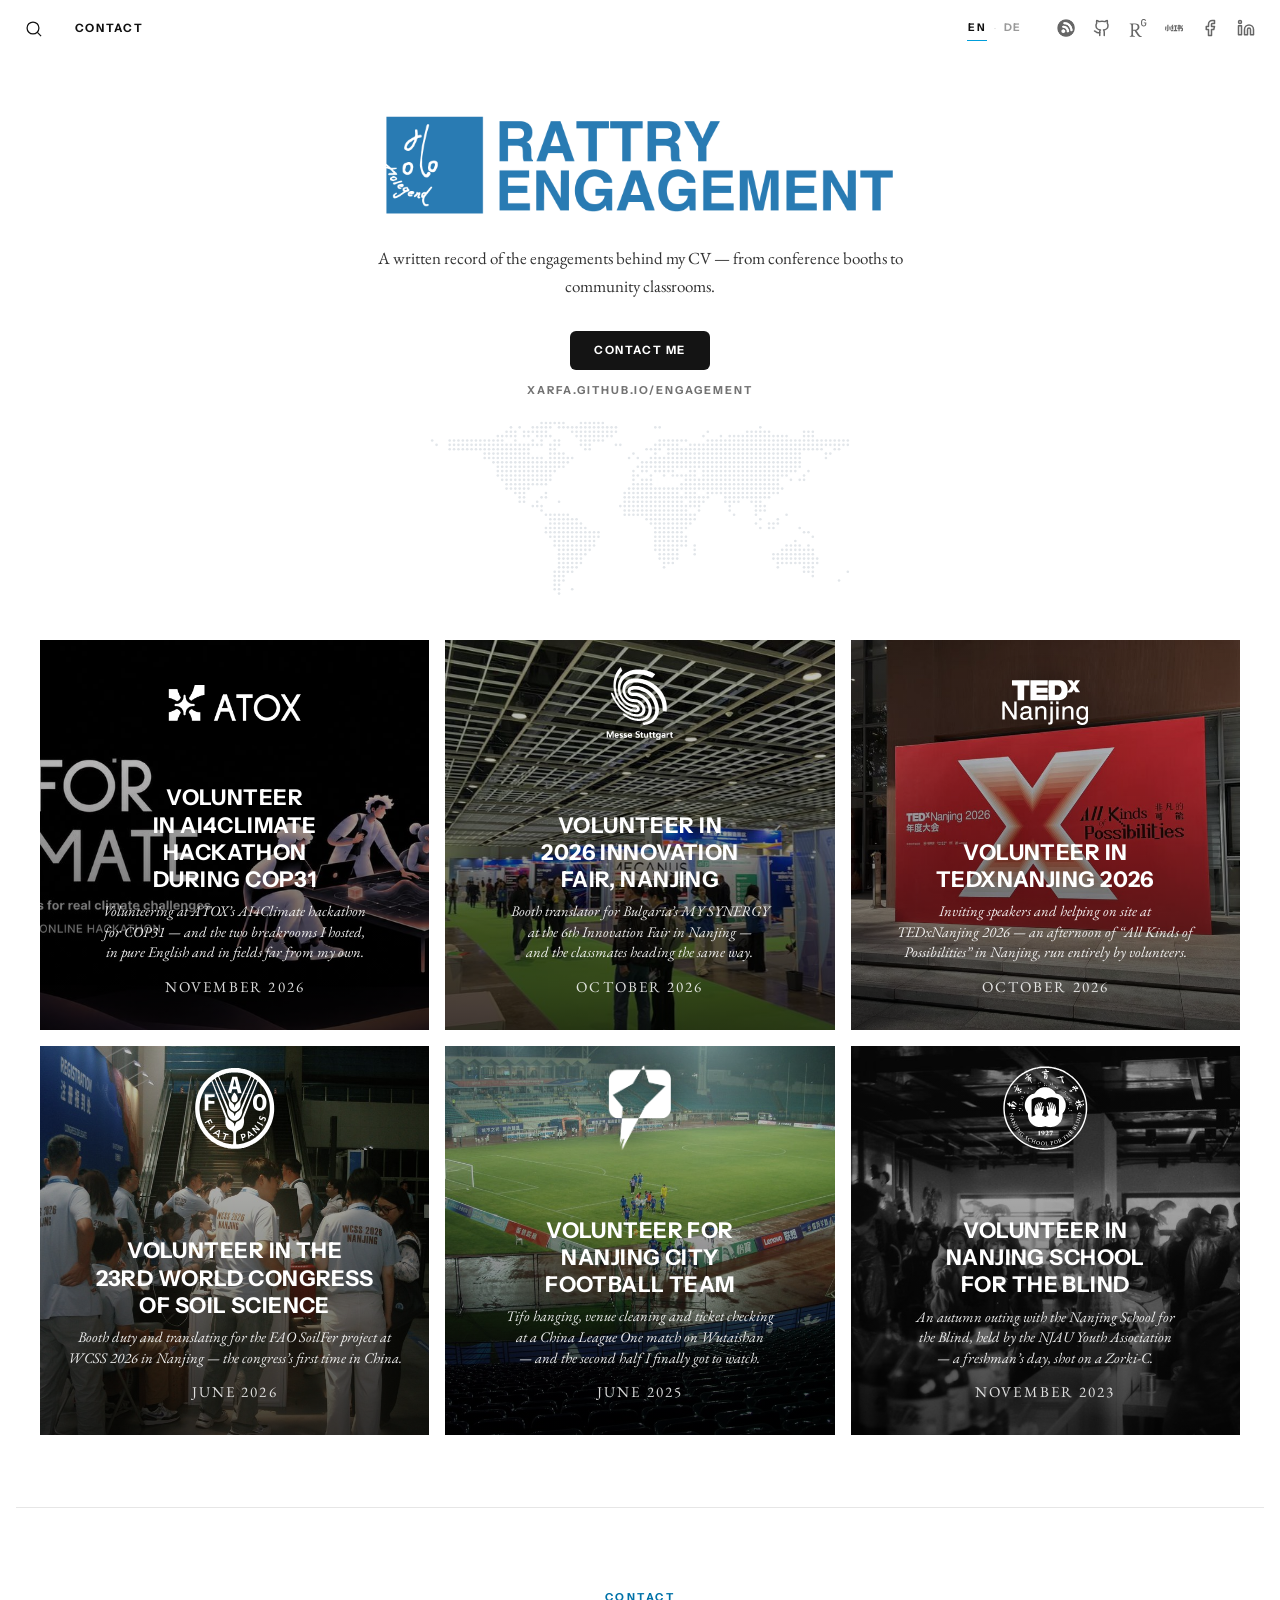
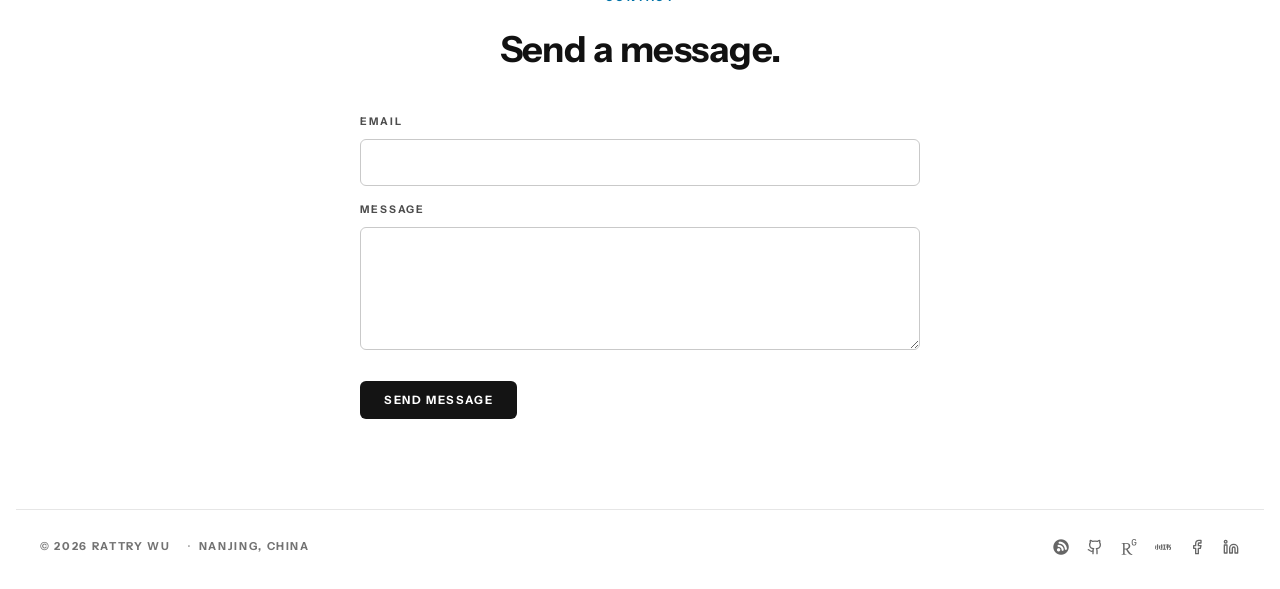
<file: index.html>
<!doctype html>
<html lang="en">
<head>
<meta charset="utf-8">
<meta name="viewport" content="width=device-width, initial-scale=1">
<title>Engagement — Rattry Wu</title>
<meta name="description" content="A record of volunteering, leadership, international classes and community engagement — by Rattry Wu.">
<meta name="theme-color" content="#ffffff">
<meta property="og:type" content="website">
<meta property="og:title" content="Engagement — Rattry Wu">
<meta property="og:description" content="A record of volunteering, leadership, international classes and community engagement.">
<meta property="og:url" content="https://xarfa.github.io/Engagement/">
<meta property="og:site_name" content="Engagement — Rattry Wu">
<meta property="og:image" content="https://xarfa.github.io/Engagement/assets/og.png">
<meta property="og:image:width" content="1200">
<meta property="og:image:height" content="630">
<meta property="og:image:alt" content="Rattry Wu — Engagement">
<meta name="twitter:card" content="summary_large_image">
<link rel="canonical" href="https://xarfa.github.io/Engagement/">
<link rel="icon" href="favicon.svg" type="image/svg+xml">
<link rel="preload" href="assets/fonts/EBGaramond-var.woff2" as="font" type="font/woff2" crossorigin>
<link rel="preload" href="assets/fonts/EBGaramond-italic-var.woff2" as="font" type="font/woff2" crossorigin>
<link rel="preload" href="assets/fonts/InstrumentSans-var.woff2" as="font" type="font/woff2" crossorigin>
<script>document.documentElement.classList.add("js");</script>
<!-- GT Walsheim via Adobe Fonts: after adding the family at fonts.adobe.com,
     paste your kit link here, e.g. <link rel="stylesheet" href="https://use.typekit.net/XXXXXXX.css"> -->
<link rel="stylesheet" href="css/fonts.css">
<link rel="stylesheet" href="css/site.css?v=20261115h">
</head>
<body>

<a class="skip" href="#main">Skip to content</a>

<header class="site-head">
  <div class="head-left">
    <button class="icon-btn" type="button" data-search-open aria-label="Search engagements">
      <svg viewBox="0 0 24 24" fill="none" stroke="currentColor" stroke-width="1.5" aria-hidden="true">
        <circle cx="10.8" cy="10.8" r="7.1"/><path d="m16.1 16.1 4.4 4.4"/>
      </svg>
    </button>
    <a class="head-link" href="#contact" data-i18n="nav_contact">Contact</a>
  </div>
  <div class="head-right">
    <div class="lang-switch" role="group" aria-label="Language"></div>
    <div class="socials" data-socials role="group" aria-label="Social links"></div>
  </div>
</header>

<main id="main" tabindex="-1">
  <section class="masthead">
    <h1 class="logo-lockup" aria-label="Rattry Wu — Engagement">
      <img src="assets/logo-masthead.png" alt="Rattry — Engagement" width="1534" height="350">
    </h1>
    <p class="masthead-intro" data-i18n="intro">A written record of the engagements behind my CV — six assignments between 2024 and 2026, from conference booths to community classrooms.</p>
    <div class="masthead-actions">
      <a class="btn-solid" href="#contact" data-i18n="btn_contact">Contact me</a>
      <p class="site-url">xarfa.github.io/Engagement</p>
    </div>
    <div class="visitors" id="visitors"></div>
  </section>

  <section class="grid-section" aria-label="All engagements">
    <div class="story-grid" id="storyGrid"></div>
    <noscript>
      <p style="max-width:600px;margin:0 auto;text-align:center;font-style:italic;color:var(--mute)">
        This archive needs JavaScript to load. Please enable it, or write to
        <a href="mailto:2234545188@qq.com" style="border-bottom:1px solid currentColor">2234545188@qq.com</a>.
      </p>
    </noscript>
  </section>

  <section class="contact-block" id="contact" aria-label="Contact">
    <p class="contact-label" data-i18n="contact_label">Contact</p>
    <h2 class="contact-title" data-i18n="contact_title">Send a message.</h2>
    <form action="https://formsubmit.co/2234545188@qq.com" method="POST">
      <input type="hidden" name="_subject" value="New message from xarfa.github.io/Engagement">
      <input type="hidden" name="_captcha" value="false">
      <input type="hidden" name="_template" value="table">
      <div class="form-row">
        <label for="c-email" data-i18n="form_email">Email</label>
        <input id="c-email" type="email" name="email" autocomplete="email" required>
      </div>
      <div class="form-row">
        <label for="c-msg" data-i18n="form_message">Message</label>
        <textarea id="c-msg" name="message" rows="5" required></textarea>
      </div>
      <button class="btn-solid" type="submit" data-i18n="form_send">Send message</button>
    </form>
  </section>
</main>

<footer class="site-foot">
  <div class="site-foot-left">
    <span>© <span id="footYear">2026</span> Rattry Wu</span>
    <span>Nanjing, China</span>
  </div>
  <div class="socials" data-socials role="group" aria-label="Social links"></div>
</footer>

<script src="assets/visitors.js?v=20261114" defer></script>
<script src="js/data.js?v=20261119a" defer></script>
<script src="js/app.js?v=20261116g" defer></script>
</body>
</html>
</file>
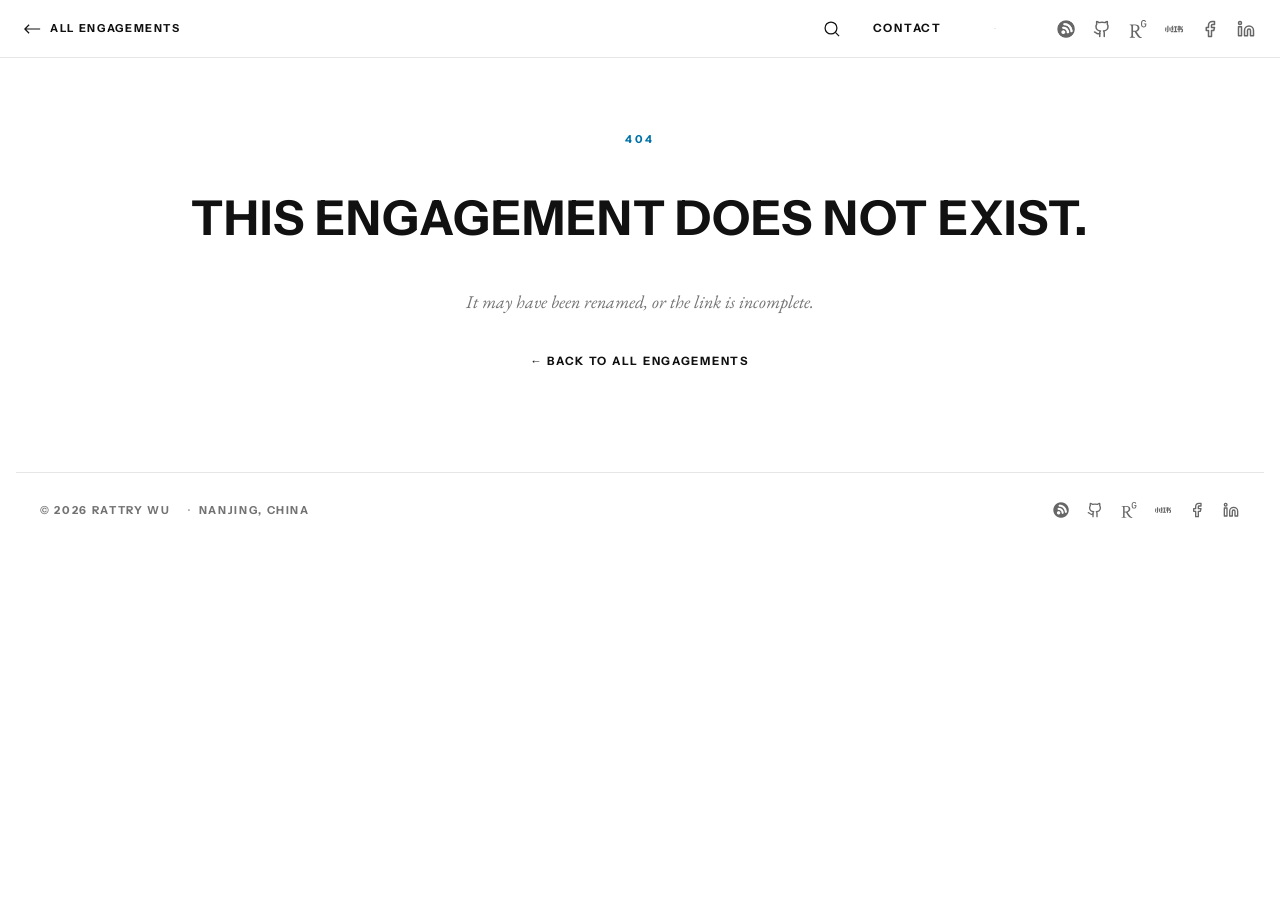
<file: story.html>
<!doctype html>
<html lang="en">
<head>
<meta charset="utf-8">
<meta name="viewport" content="width=device-width, initial-scale=1">
<title>Engagement — Rattry Wu</title>
<meta name="description" content="A record of volunteering, leadership, international classes and community engagement — by Rattry Wu.">
<meta name="theme-color" content="#ffffff">
<meta property="og:type" content="article">
<meta property="og:title" content="Engagement — Rattry Wu">
<meta property="og:description" content="A record of volunteering, leadership, international classes and community engagement.">
<meta property="og:url" content="https://xarfa.github.io/Engagement/">
<meta property="og:site_name" content="Engagement — Rattry Wu">
<meta property="og:image" content="https://xarfa.github.io/Engagement/assets/og.png">
<meta property="og:image:width" content="1200">
<meta property="og:image:height" content="630">
<meta property="og:image:alt" content="Rattry Wu — Engagement">
<meta name="twitter:card" content="summary_large_image">
<link rel="canonical" href="https://xarfa.github.io/Engagement/">
<link rel="icon" href="favicon.svg" type="image/svg+xml">
<link rel="preload" href="assets/fonts/EBGaramond-var.woff2" as="font" type="font/woff2" crossorigin>
<link rel="preload" href="assets/fonts/EBGaramond-italic-var.woff2" as="font" type="font/woff2" crossorigin>
<link rel="preload" href="assets/fonts/InstrumentSans-var.woff2" as="font" type="font/woff2" crossorigin>
<script>document.documentElement.classList.add("js");</script>
<!-- GT Walsheim via Adobe Fonts: paste your kit link here as well -->
<link rel="stylesheet" href="css/fonts.css">
<link rel="stylesheet" href="css/site.css?v=20261115h">
<script>
  (function () {
    var slug = new URLSearchParams(location.search).get("slug");
    if (!slug || !/^[a-z0-9-]+$/i.test(slug)) return;
    var l = document.createElement("link");
    l.rel = "preload"; l.as = "image"; l.fetchpriority = "high";
    l.href = "assets/stories/" + encodeURIComponent(slug) + "/cover.jpg";
    document.head.appendChild(l);
  })();
</script>
</head>
<body class="story-page">

<a class="skip" href="#storyPage">Skip to content</a>

<header class="site-head story-head">
  <div class="head-left">
    <a class="head-back" href="index.html">
      <svg viewBox="0 0 20 12" fill="none" stroke="currentColor" stroke-width="1.4" aria-hidden="true">
        <path d="M6 1 1 6l5 5M1 6h18"/>
      </svg>
      <span data-i18n="back_all">All engagements</span>
    </a>
  </div>
  <div class="head-right">
    <div class="head-actions">
      <button class="icon-btn" type="button" data-search-open aria-label="Search engagements">
        <svg viewBox="0 0 24 24" fill="none" stroke="currentColor" stroke-width="1.5" aria-hidden="true">
          <circle cx="10.8" cy="10.8" r="7.1"/><path d="m16.1 16.1 4.4 4.4"/>
        </svg>
      </button>
      <a class="head-link" href="index.html#contact" data-i18n="nav_contact">Contact</a>
    </div>
    <div class="lang-switch" role="group" aria-label="Language"></div>
    <div class="socials" data-socials aria-label="Social links"></div>
  </div>
</header>

<main id="storyPage" tabindex="-1">
  <section class="story-hero" id="storyHero"></section>

  <section class="story-main">
    <div class="story-body" id="storyBody"></div>

    <div class="story-end">
      <a class="story-next" id="nextStory" href="index.html">
        <span class="story-end-label">Next engagement</span>
        <span class="story-next-title" id="nextTitle"></span>
        <span class="story-next-meta" id="nextMeta"></span>
      </a>
      <a class="story-back-link" href="index.html">
        <svg viewBox="0 0 20 12" fill="none" stroke="currentColor" stroke-width="1.4" aria-hidden="true">
          <path d="M14 1l5 5-5 5M19 6H1"/>
        </svg>
        Back to the archive
      </a>
    </div>
  </section>
</main>

<footer class="site-foot">
  <div class="site-foot-left">
    <span>© <span id="footYear">2026</span> Rattry Wu</span>
    <span>Nanjing, China</span>
  </div>
  <div class="socials" data-socials role="group" aria-label="Social links"></div>
</footer>

<noscript>
  <div style="max-width:620px;margin:80px auto;padding:0 24px;text-align:center;font-style:italic;color:var(--mute)">
    This story needs JavaScript to load. Please enable it, or write to
    <a href="mailto:2234545188@qq.com" style="border-bottom:1px solid currentColor">2234545188@qq.com</a>.
  </div>
</noscript>

<script src="js/data.js?v=20261119a" defer></script>
<script src="js/app.js?v=20261116g" defer></script>
</body>
</html>
</file>
<file: css/fonts.css>
/* Local, self-hosted variable fonts — no external requests. */
@font-face {
  font-family: "EB Garamond";
  src: url("../assets/fonts/EBGaramond-var.woff2") format("woff2");
  font-weight: 400 600;
  font-style: normal;
  font-display: swap;
}
@font-face {
  font-family: "EB Garamond";
  src: url("../assets/fonts/EBGaramond-italic-var.woff2") format("woff2");
  font-weight: 400;
  font-style: italic;
  font-display: swap;
}
@font-face {
  font-family: "Instrument Sans";
  src: url("../assets/fonts/InstrumentSans-var.woff2") format("woff2");
  font-weight: 400 700;
  font-style: normal;
  font-display: swap;
}
</file>
<file: css/site.css>
/* ==========================================================================
   Engagement — Rattry Wu
   System matched to the UN Volunteers × Exposure reference:
   white paper, near-black ink, one UN sky-blue accent, EB Garamond body,
   grotesque caps for titles. Square cards, 16px gutters, 24px margins,
   1440px container, 582–700px reading column.
   ========================================================================== */

:root {
  --paper: #ffffff;
  --wash: #f4f6f7;
  --ink: #111111;
  --ink-soft: #4d4d4d;
  --mute: #737373;
  --line: #e6e6e6;
  --line-strong: #c9c9c9;
  --blue: #009edb;
  --blue-deep: #0083c1;
  --blue-text: #0072a8;
  --ink-intro: #333333;
  --sans: "gt-walsheim", "Instrument Sans", "Helvetica Neue", Helvetica, Arial, sans-serif;
  --serif: "EB Garamond", Garamond, "Times New Roman", serif;
  --pad: 24px;
  --max: 1200px;
  --head: 58px;
  --measure: 582px;
  --ease: cubic-bezier(.22, .61, .36, 1);
}

*,
*::before,
*::after { box-sizing: border-box; }

html {
  scroll-behavior: smooth;
  scroll-padding-top: 72px;
  overflow-x: clip;
  -webkit-text-size-adjust: 100%;
}

body {
  margin: 0;
  background: var(--paper);
  color: var(--ink);
  font-family: var(--serif);
  font-size: 18px;
  line-height: 1.6;
  -webkit-font-smoothing: antialiased;
  text-rendering: optimizeLegibility;
}

body.is-locked { overflow: hidden; }

img { display: block; max-width: 100%; }

a { color: inherit; text-decoration: none; }

button {
  font: inherit;
  color: inherit;
  background: none;
  border: 0;
  padding: 0;
  cursor: pointer;
}

::selection { background: rgba(0, 158, 219, .16); }

:focus-visible {
  outline: 2px solid var(--blue);
  outline-offset: 4px;
  border-radius: 1px;
}

.visually-hidden {
  position: absolute !important;
  width: 1px; height: 1px;
  margin: -1px; padding: 0;
  overflow: hidden;
  clip: rect(0 0 0 0);
  white-space: nowrap;
  border: 0;
}

.skip {
  position: fixed;
  top: 10px; left: 10px;
  z-index: 200;
  padding: 10px 16px;
  background: var(--ink);
  color: #fff;
  font-family: var(--sans);
  font-size: 12px;
  letter-spacing: .08em;
  text-transform: uppercase;
  transform: translateY(-160%);
  transition: transform .2s var(--ease);
}
.skip:focus { transform: translateY(0); }

/* ================= HEADER ================= */

.site-head {
  position: sticky;
  top: 0;
  z-index: 60;
  height: var(--head);
  display: flex;
  align-items: center;
  justify-content: space-between;
  gap: 18px;
  padding: 0 var(--pad);
  background: rgba(255, 255, 255, .9);
  -webkit-backdrop-filter: blur(12px);
  backdrop-filter: blur(12px);
  border-bottom: 1px solid transparent;
  transition: border-color .35s var(--ease), height .35s var(--ease),
              background-color .35s var(--ease), backdrop-filter .35s var(--ease);
}
.site-head.is-scrolled {
  border-bottom-color: var(--line);
  height: 52px;
  background: rgba(255, 255, 255, .97);
}
body.is-locked:not(.story-page) .site-head {
  padding-right: calc(var(--pad) + var(--sbw, 0px));
}

.head-left,
.head-right {
  display: flex;
  align-items: center;
  gap: clamp(12px, 2vw, 26px);
  min-width: 0;
}

.head-actions {
  display: flex;
  align-items: center;
  gap: clamp(12px, 2vw, 26px);
}

.icon-btn {
  display: inline-flex;
  align-items: center;
  justify-content: center;
  width: 30px;
  height: 30px;
  color: var(--ink);
  transition: color .2s var(--ease), opacity .2s var(--ease);
}
.icon-btn:hover { color: var(--blue-deep); }
.icon-btn svg { width: 20px; height: 20px; }

/* align the magnifier's ink to the 24px shared left rail */
.head-left .icon-btn:first-child { margin-left: -5px; }

.head-link {
  font-family: var(--sans);
  font-size: 11.5px;
  font-weight: 700;
  letter-spacing: .15em;
  text-transform: uppercase;
  color: var(--ink);
  padding: 4px 0;
  border-bottom: 1px solid transparent;
  transition: border-color .25s var(--ease), color .25s var(--ease);
}
.head-link:hover { color: var(--blue-deep); border-bottom-color: currentColor; }

/* language switch */
.lang-switch { display: flex; align-items: center; gap: 7px; margin-right: 4px; }
.lang-switch span { color: var(--line-strong); font-size: 10px; }
.lang-switch button {
  font-family: var(--sans);
  font-size: 10.5px;
  font-weight: 700;
  letter-spacing: .12em;
  color: #9a9a9a;
  padding: 4px 1px 3px;
  border-bottom: 1px solid transparent;
  transition: color .2s var(--ease), border-color .2s var(--ease);
}
.lang-switch button:hover { color: var(--ink); }
.lang-switch button.is-active { color: var(--ink); border-bottom-color: var(--blue); }
.story-page .site-head .lang-switch button { color: rgba(255, 255, 255, .72); }
.story-page .site-head .lang-switch button:hover { color: #fff; }
.story-page .site-head .lang-switch button.is-active { color: #fff; border-bottom-color: #fff; }
.story-page .site-head.is-solid .lang-switch button,
.story-page .site-head.is-plain .lang-switch button { color: #9a9a9a; }
.story-page .site-head.is-solid .lang-switch button.is-active,
.story-page .site-head.is-plain .lang-switch button.is-active { color: var(--ink); border-bottom-color: var(--blue); }

.socials {
  display: flex;
  align-items: center;
  gap: 16px;
  margin-left: 4px;
}
.social {
  display: inline-flex;
  width: 20px;
  height: 20px;
  align-items: center;
  justify-content: center;
  transition: transform .3s var(--ease);
}
.social img {
  width: 18px;
  height: 18px;
  filter: grayscale(1) brightness(0) opacity(.6);
  transition: filter .22s var(--ease), opacity .22s var(--ease);
}
.social:hover img { filter: grayscale(1) brightness(0) opacity(.85); }
.social:hover { transform: translateY(-1px); }
.social.is-off { cursor: default; }
.social.is-off:hover { transform: none; }
.social.is-off:hover img { filter: grayscale(1) brightness(0) opacity(.6); }

/* LinkedIn has no public link: icon stays, hover/focus reveals a name tag */
.social { position: relative; }
.is-tip .tip {
  position: absolute;
  top: calc(100% + 9px);
  right: -6px;
  background: #141414;
  color: #fff;
  font-family: var(--sans);
  font-size: 9.5px;
  font-weight: 700;
  letter-spacing: .12em;
  text-transform: uppercase;
  padding: 6px 10px;
  border-radius: 4px;
  white-space: nowrap;
  opacity: 0;
  transform: translateY(-3px);
  transition: opacity .2s var(--ease), transform .2s var(--ease);
  pointer-events: none;
  z-index: 70;
}
.is-tip:hover .tip,
.is-tip:focus .tip { opacity: 1; transform: none; }

.head-back {
  display: inline-flex;
  align-items: center;
  gap: 9px;
  font-family: var(--sans);
  font-size: 11px;
  font-weight: 700;
  letter-spacing: .15em;
  text-transform: uppercase;
  color: var(--ink-soft);
  transition: color .2s var(--ease);
  white-space: nowrap;
}
.head-back svg { width: 17px; height: 12px; }
.head-back:hover { color: var(--blue-deep); }

/* ================= HOME / MASTHEAD ================= */

.masthead {
  width: 100%;
  max-width: calc(var(--max) + 2 * var(--pad));
  margin: 0 auto;
  padding: clamp(30px, 5vh, 52px) var(--pad) 0;
}

/* UN-logo-style lockup, artwork provided by the owner (blue emblem + wordmark) */
.logo-lockup {
  width: max-content;
  margin: 0 auto;
  font-size: 0;
}
.logo-lockup img {
  width: clamp(340px, 42vw, 600px);
  height: auto;
  display: block;
}

/* text lockup (404 page) */
.lockup {
  width: max-content;
  margin: 0 auto;
  font-family: var(--sans);
  font-weight: 700;
  text-transform: uppercase;
  color: var(--blue);
}
.lockup .ln {
  display: block;
  overflow: hidden;
  padding-bottom: .06em;
  margin-bottom: -.06em;
}
.lockup .ln > span {
  display: inline-block;
  transform: translateY(112%);
  animation: rise .85s cubic-bezier(.2, .7, .2, 1) forwards;
}
.lockup .ln:nth-child(2) > span { animation-delay: .1s; }
.lockup-top { font-size: clamp(23px, 3.9vw, 51px); line-height: 1.02; letter-spacing: .015em; }
.lockup .ln:not(.lockup-top) { font-size: clamp(42px, 7.1vw, 93px); line-height: 1; letter-spacing: .015em; }
@keyframes rise { to { transform: none; } }

/* entrance choreography: label leads, hero text and masthead intro follow */
.story-hero-inner > *, .story-byline, .masthead-intro, .masthead-actions {
  opacity: 0;
  transform: translateY(10px);
  animation: heroIn .7s var(--ease) forwards;
}
.story-kicker { animation-delay: .35s; }
.story-title { animation-delay: .1s; }
.story-sub { animation-delay: .2s; }
.story-byline, .masthead-intro { animation-delay: .35s; }
.masthead-actions { animation-delay: .5s; }
@keyframes heroIn { to { opacity: 1; transform: none; } }

.masthead-intro {
  max-width: 600px;
  margin: clamp(14px, 2.2vh, 22px) auto 0;
  text-align: center;
  font-size: 17px;
  line-height: 1.6;
  color: var(--ink-intro);
}

.masthead-actions {
  margin-top: clamp(22px, 3.5vh, 40px);
  display: flex;
  flex-direction: column;
  align-items: center;
  gap: 12px;
}

.btn-solid {
  display: inline-block;
  padding: 10px 24px;
  background: #141414;
  color: #fff;
  font-family: var(--sans);
  font-size: 11.5px;
  font-weight: 700;
  letter-spacing: .14em;
  text-transform: uppercase;
  border-radius: 6px;
  transition: background-color .25s var(--ease), transform .25s var(--ease);
}
.btn-solid:hover { background: #000; transform: translateY(-1px); }

.site-url {
  margin: 0;
  font-family: var(--sans);
  font-size: 11px;
  font-weight: 700;
  letter-spacing: .18em;
  text-transform: uppercase;
  color: var(--mute);
}

/* visitor cities map (dot-matrix world, adapted from wffp) — compact, inside the masthead */
.visitors {
  margin: clamp(12px, 2vh, 20px) auto 0;
  max-width: 420px;
  text-align: center;
}
.visitors svg { width: 100%; height: auto; display: block; }
.visitors .v-cities {
  display: none;
  margin: 14px 0 0;
  font-family: var(--serif);
  font-size: 13px;
  font-style: italic;
  line-height: 1.6;
  color: var(--mute);
}

/* ================= STORY GRID ================= */

.grid-section {
  padding: clamp(28px, 4.5vh, 52px) 0 clamp(56px, 8vh, 96px);
}

.story-grid {
  width: 100%;
  max-width: calc(var(--max) + 2 * var(--pad));
  margin: 0 auto;
  padding: 0 var(--pad);
  display: grid;
  grid-template-columns: repeat(3, minmax(0, 1fr));
  gap: 16px;
  min-height: 60vh;
}

.card {
  position: relative;
  display: block;
  aspect-ratio: 1 / 1;
  overflow: hidden;
  background: var(--wash);
  isolation: isolate;
}

.card-photo {
  position: absolute;
  inset: 0;
  z-index: 0;
}
.card-photo img {
  position: absolute;
  inset: 0;
  width: 100%;
  height: 100%;
  object-fit: cover;
  filter: saturate(.86);
  opacity: 0;
  transform: scale(1.04);
  transition: opacity .7s var(--ease), transform .9s var(--ease);
}
.card.has-image .card-photo img { opacity: 1; transform: scale(1); }
/* hover-in fast, release cinematic */
.card.has-image:hover .card-photo img {
  transform: scale(1.045);
  transition: opacity .7s var(--ease), transform .45s var(--ease);
}

/* UNV-style bottom scrim keeps the white titles readable */
.card-scrim {
  position: absolute;
  inset: 0;
  z-index: 1;
  background: linear-gradient(to top,
    rgba(0, 0, 0, .72) 0%,
    rgba(0, 0, 0, .48) 38%,
    rgba(0, 0, 0, .28) 70%,
    rgba(0, 0, 0, .24) 100%);
  opacity: 0;
  transition: opacity .5s var(--ease);
}
.card.has-image .card-scrim { opacity: 1; }

.card-body {
  position: absolute;
  z-index: 2;
  inset: auto 0 0;
  padding: 0 clamp(18px, 2vw, 30px) clamp(22px, 2.4vw, 34px);
  text-align: center;
  color: var(--ink);
}
.card-title {
  margin: 0 auto;
  max-width: 10.5em;
  font-family: var(--sans);
  font-size: clamp(17px, 1.7vw, 24px);
  font-weight: 700;
  line-height: 1.25;
  letter-spacing: .02em;
  text-transform: uppercase;
  text-wrap: balance;
}
.card-deck {
  margin: 8px 0 0;
  font-family: var(--serif);
  font-size: clamp(14.5px, 1.15vw, 16.5px);
  font-style: italic;
  line-height: 1.4;
  color: var(--ink-soft);
  text-wrap: balance;
}
.card-date {
  display: block;
  margin-top: 12px;
  font-family: var(--serif);
  font-size: 15px;
  letter-spacing: .14em;
  text-transform: uppercase;
  color: var(--mute);
}

.card.has-image .card-body { color: #fff; }
.card.has-image .card-deck { color: rgba(255, 255, 255, .92); }
.card.has-image .card-date { color: rgba(255, 255, 255, .85); }

.card.has-image:hover .card-title {
  text-decoration: underline;
  text-decoration-thickness: 1.5px;
  text-underline-offset: 5px;
  text-decoration-color: rgba(255, 255, 255, .65);
}

/* organiser mark overlaid top-centre of the card (per story: data.js `logos.card`) */
.card-logo {
  position: absolute;
  z-index: 2;
  top: 5%;
  left: 50%;
  transform: translateX(-50%);
  width: 34%;
  height: auto;
  pointer-events: none;
  filter: drop-shadow(0 1px 12px rgba(0, 0, 0, .38));
}

/* load-in stagger — hidden state only when JS is known to run (.js on <html>) */
@keyframes revealIn {
  to { opacity: 1; transform: none; }
}
.js .reveal {
  opacity: 0;
  transform: translateY(14px);
  animation: revealIn .8s var(--ease) forwards;
  animation-delay: calc(var(--i, 0) * 45ms + 380ms);
}

/* scroll reveal — reference rhythm: 500ms / 10px / scale .99 */
.sr {
  opacity: 0;
  transform: translateY(10px) scale(.99);
  transition: opacity .5s cubic-bezier(.42, 0, .2, .99),
              transform .5s cubic-bezier(.42, 0, .2, .99);
}
.sr.is-in { opacity: 1; transform: none; }
@media (prefers-reduced-motion: reduce) {
  .sr { opacity: 1; transform: none; transition: none; }
}
@media print {
  .sr { opacity: 1 !important; transform: none !important; }
}

@media (max-width: 920px) {
  .story-grid { grid-template-columns: repeat(2, minmax(0, 1fr)); }
  .card-title { font-size: clamp(16px, 2.2vw, 22px); }
  .card-deck { font-size: 15px; }
}

@media (max-width: 640px) {
  :root { --head: 54px; --pad: 20px; }
  .story-grid { grid-template-columns: minmax(0, 1fr); }
  .masthead { padding-top: 44px; }
  .lockup-top { font-size: clamp(19px, 5.2vw, 24px); }
  .lockup .ln:not(.lockup-top) { font-size: clamp(35px, 9.5vw, 44px); }
  .masthead-intro { font-size: 16px; }
  .card-title { font-size: 23px; }
  .card-deck { font-size: 15.5px; }
  .card-date { font-size: 13px; }
}

@media (max-width: 560px) {
  .site-head .socials { display: none; }
}

/* ================= STORY DETAIL ================= */

.story-page .site-head {
  position: fixed;
  left: 0;
  right: 0;
  background: transparent;
  -webkit-backdrop-filter: none;
  backdrop-filter: none;
  border-bottom-color: transparent;
  color: #fff;
}
.story-page .site-head .head-back,
.story-page .site-head .head-link,
.story-page .site-head .icon-btn {
  color: #fff;
  text-shadow: 0 1px 18px rgba(0, 0, 0, .5);
}
.story-page .site-head .social img {
  filter: grayscale(1) brightness(0) invert(1) opacity(.72);
}
.story-page .site-head .social:hover img { filter: grayscale(1) brightness(0) invert(1) opacity(.95); }
.story-page .site-head .social.is-off:hover img { filter: grayscale(1) brightness(0) invert(1) opacity(.72); }
.story-page .site-head.is-solid {
  background: rgba(255, 255, 255, .97);
  -webkit-backdrop-filter: blur(12px);
  backdrop-filter: blur(12px);
  border-bottom-color: var(--line);
  height: 52px;
  color: var(--ink);
}
.story-page .site-head.is-solid .head-back,
.story-page .site-head.is-solid .head-link,
.story-page .site-head.is-solid .icon-btn { color: var(--ink); text-shadow: none; }
.story-page .site-head.is-solid .social img {
  filter: grayscale(1) brightness(0) opacity(.5);
}
.story-page .site-head.is-solid .social:hover img { filter: grayscale(1) brightness(0) opacity(.85); }
.story-page .site-head.is-solid .icon-btn:hover { color: var(--blue-deep); }

/* in-app 404: white page behind a fixed transparent header — make it solid */
.story-page.is-plain .site-head {
  background: rgba(255, 255, 255, .97);
  -webkit-backdrop-filter: blur(12px);
  backdrop-filter: blur(12px);
  border-bottom-color: var(--line);
}
.story-page.is-plain .site-head .head-back,
.story-page.is-plain .site-head .head-link,
.story-page.is-plain .site-head .icon-btn { color: var(--ink); text-shadow: none; }
.story-page.is-plain .site-head .social img { filter: grayscale(1) brightness(0) opacity(.6); }
.story-page.is-plain .site-head .social:hover img { filter: grayscale(1) brightness(0) opacity(.85); }

.story-hero {
  position: relative;
  min-height: 100svh;
  display: grid;
  place-items: center;
  overflow: hidden;
  padding: clamp(110px, 16vh, 170px) var(--pad) clamp(86px, 12vh, 120px);
  background: #1a1a1a;
  color: #fff;
  text-align: center;
  isolation: isolate;
}
.story-hero::after {
  content: "";
  position: absolute;
  inset: 0;
  z-index: 1;
  background:
    linear-gradient(180deg, rgba(0, 0, 0, .46) 0%, rgba(0, 0, 0, .22) 48%, rgba(0, 0, 0, .58) 100%),
    radial-gradient(90% 70% at 50% 45%, rgba(0, 0, 0, .12) 20%, rgba(0, 0, 0, .24) 100%);
  pointer-events: none;
}
.story-hero-media {
  position: absolute;
  inset: 0;
  z-index: 0;
  will-change: transform;
}
.story-hero-media img {
  width: 100%;
  height: 100%;
  object-fit: cover;
  filter: saturate(.86);
  opacity: 0;
  transform: scale(1.04);
  transition: opacity .9s var(--ease), transform 1.1s var(--ease);
}
.story-hero.has-image .story-hero-media img { opacity: 1; transform: scale(1); }

/* engagement logos stacked at the bottom-left of the cover
   (per story: data.js `logos.hero`, listed bottom-up — first entry sits lowest).
   Each logo's render width comes from data (`w`, % of column) so marks with
   different aspect ratios keep a similar optical mass — not same-width,
   not same-height. Column width follows the owner's marker. */
.story-hero-logos {
  position: absolute;
  z-index: 3;
  left: clamp(10px, 1.8vw, 30px);
  bottom: clamp(14px, 2.8vh, 30px);
  width: clamp(72px, 12.4vw, 176px);
  display: flex;
  flex-direction: column-reverse;
  align-items: flex-start;
  gap: clamp(10px, 1.8vh, 14px);
  pointer-events: none;
}
.story-hero-logos img {
  height: auto;
  max-width: none; /* lg.w may exceed the column (e.g. 200) — let it through */
  filter: drop-shadow(0 1px 14px rgba(0, 0, 0, .45));
}

.story-hero-inner {
  position: relative;
  z-index: 3;
  width: 100%;
  max-width: 900px;
  margin: 0 auto;
}
.story-kicker {
  margin: clamp(18px, 3vh, 26px) 0 0;
  font-family: var(--sans);
  font-size: 10.5px;
  font-weight: 700;
  letter-spacing: .26em;
  text-transform: uppercase;
  color: rgba(255, 255, 255, .85);
}
.story-title {
  margin: 0 auto;
  max-width: 860px;
  font-family: var(--sans);
  font-size: clamp(27px, 4.6vw, 40px);
  font-weight: 700;
  line-height: 1.18;
  letter-spacing: .075em;
  text-transform: uppercase;
  text-wrap: balance;
  color: #fff;
}
.story-sub {
  margin: clamp(16px, 2.6vh, 24px) auto 0;
  max-width: 760px;
  font-family: var(--serif);
  font-size: clamp(19px, 2.2vw, 27px);
  font-style: italic;
  line-height: 1.4;
  color: rgba(255, 255, 255, .92);
  text-wrap: balance;
}
/* Bottom-anchored author group: avatar → By Rattry Wu → date */
.story-byline {
  position: absolute;
  z-index: 3;
  left: 0;
  right: 0;
  bottom: clamp(26px, 4.5vh, 44px);
  margin: 0;
  display: flex;
  flex-direction: column;
  align-items: center;
  gap: 10px;
  text-align: center;
}
.byline-avatar {
  width: 80px;
  height: 80px;
  border-radius: 50%;
  object-fit: cover;
  border: 2px solid rgba(255, 255, 255, .45);
  background: rgba(255, 255, 255, .12);
  opacity: 0;
  transform: scale(1.04);
  transition: opacity .6s var(--ease), transform .9s var(--ease);
}
.story-hero.has-avatar .byline-avatar { opacity: 1; transform: none; }
.byline-name {
  margin: 0;
  font-family: var(--sans);
  font-size: 16px;
  font-weight: 700;
  letter-spacing: .04em;
  color: #fff;
}
.byline-name .by {
  font-family: var(--serif);
  font-size: 17px;
  font-weight: 400;
  letter-spacing: 0;
  text-transform: none;
  margin-right: .35em;
  color: rgba(255, 255, 255, .85);
}
.byline-date {
  margin: 0;
  font-family: var(--serif);
  font-size: 15px;
  color: rgba(255, 255, 255, .85);
}
.byline-date .sep { margin: 0 .55em; opacity: .6; }

.story-main {
  padding: clamp(48px, 7vh, 76px) var(--pad) clamp(64px, 9vh, 110px);
}

/* UNV reading column: EB Garamond 18/27.4, single measure */
.story-body {
  max-width: var(--measure);
  margin: 0 auto;
  font-size: 18px;
  line-height: 1.52;
  color: var(--ink);
}
.story-body p {
  margin: 0 0 21px;
  text-wrap: pretty;
}
.story-body blockquote {
  margin: clamp(40px, 6vh, 60px) auto;
  padding: 0;
  max-width: 640px;
  text-align: center;
  font-size: clamp(21px, 2vw, 25px);
  font-style: italic;
  line-height: 1.42;
  color: var(--ink);
  text-wrap: balance;
}
.story-body blockquote p { margin: 0; }
.story-body blockquote cite {
  display: block;
  margin-top: 16px;
  font-family: var(--sans);
  font-size: 10px;
  font-style: normal;
  font-weight: 700;
  letter-spacing: .22em;
  text-transform: uppercase;
  color: var(--mute);
}
.story-body figure {
  margin: clamp(36px, 5vh, 52px) 0;
}
.story-body figure.variant-center {
  max-width: 82%;
  margin-inline: auto;
}
.story-body figure.variant-left {
  max-width: 65%;
  margin-right: auto;
}
.story-body figure.variant-right {
  max-width: 65%;
  margin-left: auto;
}
@media (max-width: 640px) {
  .story-body figure.variant-center,
  .story-body figure.variant-left,
  .story-body figure.variant-right { max-width: 100%; }
}
.story-body .fig-frame {
  position: relative;
  aspect-ratio: 4 / 3;
  overflow: hidden;
  background: var(--wash);
}
.story-body .fig-frame > span {
  position: absolute;
  inset: 0;
  display: grid;
  place-items: center;
  font-family: var(--sans);
  font-size: 9px;
  font-weight: 700;
  letter-spacing: .22em;
  text-transform: uppercase;
  color: var(--mute);
}
.story-body .fig-frame img {
  position: absolute;
  inset: 0;
  width: 100%;
  height: 100%;
  object-fit: cover;
  filter: saturate(.86);
  opacity: 0;
  transform: scale(1.03);
  transition: opacity .6s var(--ease), transform 1.2s var(--ease);
}
.story-body .fig-frame.has-image img { opacity: 1; transform: none; }
.story-body .fig-frame.has-image > span { display: none; }
/* Private figures (data flag `privacy: true`) — frosted glass until the
   pointer approaches, the frame is focused, or it is tapped on touch.
   The blur is cosmetic only: the reader explicitly asks to see. */
.story-body .fig-privacy .fig-frame img {
  filter: saturate(.86) blur(22px);
  transform: scale(1.08);
  transition: opacity .6s var(--ease), transform 1.2s var(--ease), filter .45s var(--ease);
}
.story-body .fig-privacy .fig-frame.has-image img { opacity: 1; transform: scale(1.08); }
.story-body .fig-privacy .fig-frame.is-open img { filter: saturate(.86); transform: none; }
.story-body .fig-privacy .fig-frame:focus-visible { outline: 2px solid var(--blue); outline-offset: 3px; }
.fig-veil {
  position: absolute;
  inset: 0;
  display: grid;
  place-items: center;
  background: rgba(255, 255, 255, .16);
  transition: opacity .35s var(--ease);
  pointer-events: none;
}
.fig-veil-pill {
  display: inline-flex;
  align-items: center;
  gap: 7px;
  padding: 9px 16px;
  border-radius: 999px;
  background: rgba(255, 255, 255, .93);
  border: 1px solid rgba(17, 17, 17, .14);
  box-shadow: 0 6px 24px rgba(17, 17, 17, .12);
  font-family: var(--sans);
  font-size: 9.5px;
  font-weight: 700;
  letter-spacing: .16em;
  text-transform: uppercase;
  color: var(--ink);
}
.fig-veil-pill svg { width: 11px; height: 11px; flex: none; }
.fig-veil .pt { display: none; }
@media (hover: none) {
  .fig-veil .ph { display: none; }
  .fig-veil .pt { display: inline; }
}
.story-body .fig-privacy .fig-frame.is-open .fig-veil { opacity: 0; }
.story-body figcaption {
  margin-top: 12px;
  font-family: var(--serif);
  font-size: 17px;
  font-style: italic;
  line-height: 1.5;
  color: var(--mute);
}
.story-body figcaption .credit {
  display: block;
  margin-top: 4px;
  font-family: var(--sans);
  font-size: 9.5px;
  font-style: normal;
  font-weight: 700;
  letter-spacing: .1em;
  text-transform: uppercase;
  color: #a8a8a8;
}

.story-end {
  max-width: var(--measure);
  margin: clamp(52px, 8vh, 84px) auto 0;
  padding-top: 28px;
  border-top: 1px solid var(--line);
  display: flex;
  align-items: flex-start;
  justify-content: space-between;
  gap: 28px;
}
.story-end-label {
  display: block;
  margin-bottom: 12px;
  font-family: var(--sans);
  font-size: 11px;
  font-weight: 700;
  letter-spacing: .22em;
  text-transform: uppercase;
  color: var(--blue-text);
}
.story-next { max-width: 480px; display: block; }
.story-next-title {
  display: block;
  font-family: var(--sans);
  font-size: clamp(17px, 1.7vw, 22px);
  font-weight: 700;
  line-height: 1.24;
  letter-spacing: .02em;
  text-transform: uppercase;
  transition: color .25s var(--ease);
}
.story-next:hover .story-next-title { color: var(--blue-deep); transform: translateX(4px); }
.story-next-title { transition: color .25s var(--ease), transform .3s var(--ease); }
.story-next-meta {
  display: block;
  margin-top: 8px;
  font-family: var(--serif);
  font-size: 14.5px;
  font-style: italic;
  color: var(--mute);
}
.story-back-link {
  flex: none;
  display: inline-flex;
  align-items: center;
  gap: 9px;
  margin-top: 3px;
  font-family: var(--sans);
  font-size: 10px;
  font-weight: 700;
  letter-spacing: .15em;
  text-transform: uppercase;
  color: var(--ink-soft);
  white-space: nowrap;
  transition: color .2s var(--ease);
}
.story-back-link svg { width: 16px; height: 11px; }
.story-back-link:hover { color: var(--blue-deep); }

/* ================= SEARCH ================= */

.search {
  position: fixed;
  inset: 0;
  z-index: 120;
  background: var(--paper);
  opacity: 0;
  visibility: hidden;
  transition: opacity .3s var(--ease), visibility .3s;
}
.search.is-open { opacity: 1; visibility: visible; }
.search-inner {
  transform: translateY(-10px);
  opacity: 0;
  transition: transform .35s var(--ease), opacity .35s var(--ease);
}
.search.is-open .search-inner { transform: none; opacity: 1; }
.search-inner {
  max-width: 1100px;
  margin: 0 auto;
  padding: clamp(26px, 7vh, 68px) var(--pad) 40px;
}
.search-top {
  display: flex;
  align-items: flex-end;
  justify-content: space-between;
  gap: 20px;
  border-bottom: 1px solid var(--ink);
  padding-bottom: 12px;
  transition: border-color .25s var(--ease);
}
.search:focus-within .search-top { border-bottom-color: var(--blue); }
.search-top > div { flex: 1; min-width: 0; }
.search-label {
  display: block;
  margin-bottom: 14px;
  font-family: var(--sans);
  font-size: 9.5px;
  font-weight: 700;
  letter-spacing: .24em;
  text-transform: uppercase;
  color: var(--blue-text);
}
.search-input {
  width: 100%;
  border: 0;
  background: transparent;
  font-family: var(--serif);
  font-size: clamp(24px, 3.4vw, 40px);
  line-height: 1.2;
  color: var(--ink);
  outline: none;
  padding: 0;
}
.search-input::placeholder { color: var(--mute); font-style: italic; }
.search-input::-webkit-search-cancel-button,
.search-input::-webkit-search-decoration { -webkit-appearance: none; appearance: none; }
.search-close {
  flex: none;
  width: 38px;
  height: 38px;
  display: grid;
  place-items: center;
  color: var(--ink);
  border: 1px solid var(--line-strong);
  border-radius: 50%;
  transition: color .2s var(--ease), border-color .2s var(--ease), transform .3s var(--ease);
}
.search-close:hover { color: var(--blue-deep); border-color: var(--blue); transform: rotate(90deg); }
.search-close svg { width: 15px; height: 15px; }

.search-count {
  margin: 20px 0 0;
  font-family: var(--sans);
  font-size: 9.5px;
  font-weight: 700;
  letter-spacing: .22em;
  text-transform: uppercase;
  color: var(--mute);
}
.search-results {
  margin-top: 8px;
  max-height: calc(100vh - 260px);
  max-height: calc(100svh - 260px);
  overflow-y: auto;
  overscroll-behavior: contain;
}
.search-result {
  display: grid;
  grid-template-columns: 38px minmax(0, 1fr) auto;
  align-items: baseline;
  gap: 16px;
  padding: 20px 0 19px;
  border-bottom: 1px solid var(--line);
  transition: padding-left .28s var(--ease), border-color .28s var(--ease);
}
.search-result:hover,
.search-result.is-active,
.search-result:focus-visible {
  padding-left: 8px;
  border-bottom-color: var(--line-strong);
}
.search-num {
  font-family: var(--sans);
  font-size: 9px;
  font-weight: 700;
  letter-spacing: .14em;
  color: var(--mute);
}
.search-title {
  display: block;
  font-family: var(--sans);
  font-size: clamp(14px, 1.35vw, 18px);
  font-weight: 700;
  line-height: 1.3;
  letter-spacing: .05em;
  text-transform: uppercase;
}
.search mark {
  background: none;
  color: var(--blue-text);
}
.search-meta {
  display: block;
  margin: 6px 0 0;
  font-family: var(--serif);
  font-size: 14px;
  font-style: italic;
  line-height: 1.4;
  color: var(--ink-soft);
}
.search-date {
  font-family: var(--serif);
  font-size: 11px;
  letter-spacing: .14em;
  text-transform: uppercase;
  color: var(--ink-soft);
  white-space: nowrap;
}
.search-empty {
  padding: 48px 0;
  font-family: var(--serif);
  font-size: 21px;
  font-style: italic;
  color: var(--mute);
}
.search-empty strong { color: var(--ink); font-weight: 400; }
.search-hint {
  margin-top: 24px;
  font-family: var(--sans);
  font-size: 9px;
  font-weight: 700;
  letter-spacing: .14em;
  text-transform: uppercase;
  color: var(--mute);
}
.search-hint kbd {
  font-family: inherit;
  border: 1px solid var(--line-strong);
  border-radius: 3px;
  padding: 2px 5px;
  margin: 0 2px;
  font-size: 8.5px;
}
@media (hover: none) and (pointer: coarse) {
  .search-hint { display: none; }
}

/* ================= CONTACT ================= */

.contact-block {
  width: 100%;
  max-width: calc(var(--max) + 2 * var(--pad));
  margin: 0 auto;
  padding: clamp(56px, 9vh, 96px) var(--pad) clamp(64px, 10vh, 110px);
  border-top: 1px solid var(--line);
  text-align: center;
}
.contact-label {
  margin: 0 0 14px;
  font-family: var(--sans);
  font-size: 11px;
  font-weight: 700;
  letter-spacing: .22em;
  text-transform: uppercase;
  color: var(--blue-text);
}
.contact-title {
  margin: 0 0 clamp(26px, 4vh, 40px);
  font-family: var(--sans);
  font-size: clamp(24px, 3vw, 36px);
  font-weight: 700;
  letter-spacing: -.015em;
  color: var(--ink);
}
.contact-block form { max-width: 560px; margin: 0 auto; text-align: left; }
.form-row { margin-bottom: 16px; }
.form-row label {
  display: block;
  margin-bottom: 8px;
  font-family: var(--sans);
  font-size: 10.5px;
  font-weight: 700;
  letter-spacing: .18em;
  text-transform: uppercase;
  color: var(--ink-soft);
}
.form-row input,
.form-row textarea {
  width: 100%;
  padding: 13px 16px;
  border: 1px solid var(--line-strong);
  border-radius: 6px;
  background: #fff;
  font-family: var(--sans);
  font-size: 15px;
  color: var(--ink);
  outline: none;
  resize: vertical;
  transition: border-color .2s var(--ease);
}
.form-row input:focus,
.form-row textarea:focus { border-color: var(--blue); }
.contact-block .btn-solid { margin-top: 6px; }

/* ================= FOOTER ================= */

.site-foot {
  width: 100%;
  max-width: calc(var(--max) + 2 * var(--pad));
  margin: 0 auto;
  padding: 28px var(--pad);
  border-top: 1px solid var(--line);
  display: flex;
  align-items: center;
  justify-content: space-between;
  gap: 20px;
  font-family: var(--sans);
  font-size: 11px;
  font-weight: 700;
  letter-spacing: .15em;
  text-transform: uppercase;
  color: var(--mute);
}
.site-foot-left { display: flex; align-items: center; gap: 18px; }
.site-foot-left span + span::before { content: "·"; margin: 0 .6em 0 0; opacity: .55; }
.site-foot a { transition: color .2s var(--ease); }
.site-foot a:hover { color: var(--blue-deep); }
.site-foot .socials { margin-left: 0; gap: 16px; }
.site-foot .social { width: 18px; height: 18px; }
.site-foot .social img { width: 16px; height: 16px; }

@media (max-width: 900px) {
  .story-end { flex-direction: column; gap: 22px; }
}

@media (max-width: 640px) {
  .story-hero { padding-top: 100px; padding-bottom: 90px; }
  .story-kicker { letter-spacing: .2em; }
  .story-title { font-size: clamp(25px, 8vw, 32px); letter-spacing: .06em; }
  .story-byline { bottom: clamp(22px, 4vh, 36px); gap: 8px; }
  .story-sub { font-size: 18px; }
  .byline-avatar { width: 64px; height: 64px; }
  .story-hero-logos { width: clamp(56px, 15vw, 84px); gap: 10px; }
  .byline-name { font-size: 14.5px; }
  .byline-name .by { font-size: 15.5px; }
  .byline-date { font-size: 13.5px; }
  .story-byline span { white-space: nowrap; }
  .story-main { padding-top: 40px; }
  .story-body { font-size: 17.5px; }
  .story-body blockquote { font-size: 21px; }
  .story-end { margin-top: 44px; }
  .site-foot { flex-wrap: wrap; row-gap: 14px; }
  .search-result { grid-template-columns: 26px minmax(0, 1fr); gap: 10px; }
  .search-date { grid-column: 2; margin-top: 5px; }
  .search-results { max-height: calc(100vh - 230px); max-height: calc(100svh - 230px); }
  .head-actions { gap: 12px; }
}

@media print {
  .site-head, .site-foot, .search { display: none !important; }
  .story-hero { min-height: auto; background: none; }
  .card-photo, .story-hero-media, .card-scrim, .story-hero::after { display: none !important; }
  .card-body, .card-body *,
  .story-hero, .story-hero-inner,
  .story-hero-inner *,
  .story-byline, .story-byline * { color: var(--ink) !important; }
  .reveal, .sr { opacity: 1 !important; transform: none !important; }
}

@media (prefers-reduced-motion: reduce) {
  html { scroll-behavior: auto; }
  *, *::before, *::after {
    animation-duration: .001ms !important;
    animation-iteration-count: 1 !important;
    transition-duration: .001ms !important;
  }
  .reveal { opacity: 1; transform: none; }
  .lockup .ln > span { transform: none; }
  .story-hero-inner > *, .story-byline, .masthead-intro, .masthead-actions { opacity: 1; transform: none; }
  .story-hero-media { will-change: auto; transform: none !important; }
}
</file>
